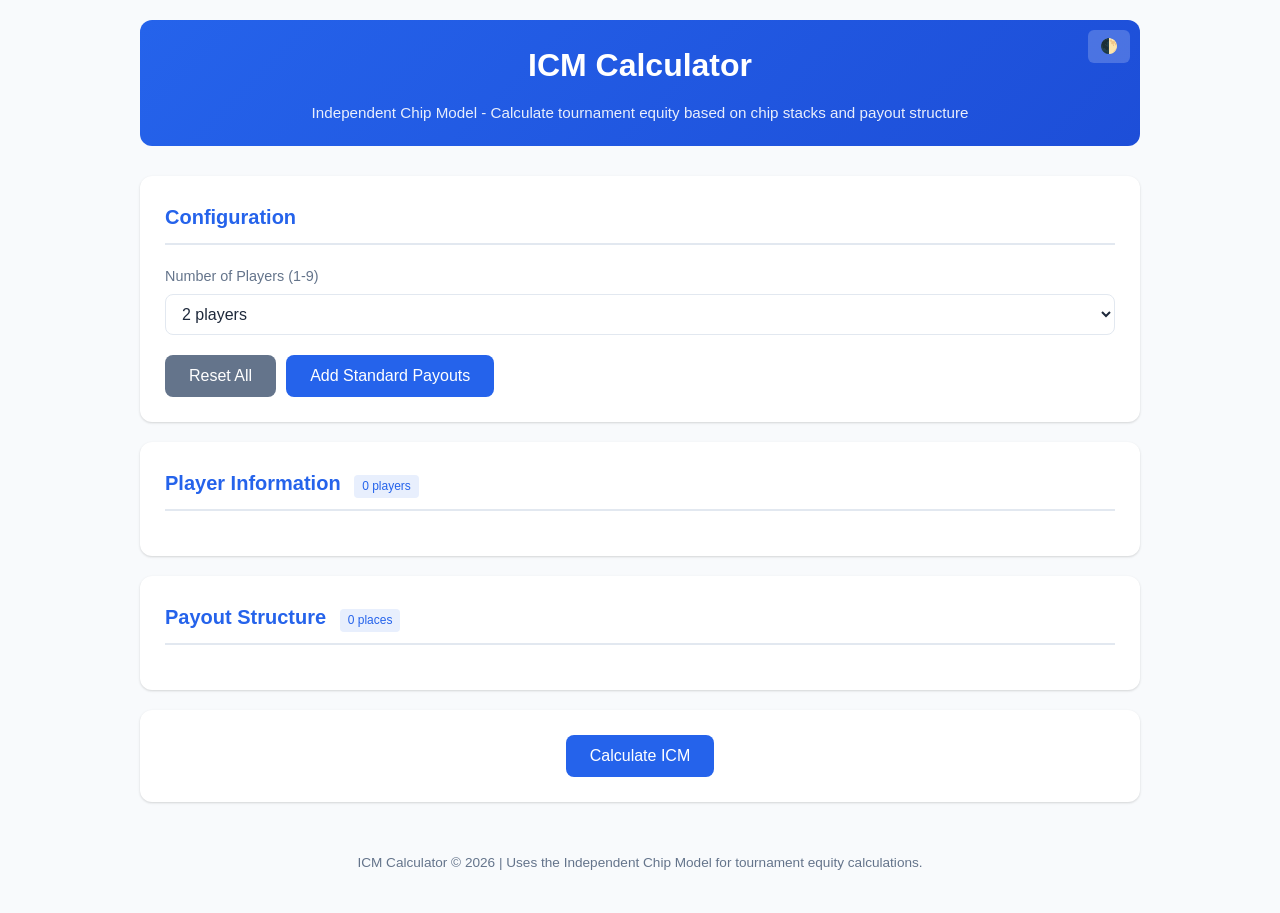
<file: index.html>
<!DOCTYPE html>
<html lang="en" data-theme="light">
<head>
    <meta charset="UTF-8">
    <meta name="viewport" content="width=device-width, initial-scale=1.0">
    <title>ICM Calculator - Independent Chip Model</title>
    <link rel="stylesheet" href="styles.css">
</head>
<body>
    <div class="container">
        <header>
            <button class="theme-toggle" aria-label="Toggle dark mode" title="Toggle dark mode">🌓</button>
            <h1>ICM Calculator</h1>
            <p>Independent Chip Model - Calculate tournament equity based on chip stacks and payout structure</p>
        </header>

        <main>
            <div class="card">
                <h2>Configuration</h2>
                <div class="form-group">
                    <label for="numPlayers">Number of Players (1-9)</label>
                    <select id="numPlayers" title="Select the number of players in the tournament" aria-label="Number of players">
                        <option value="2">2 players</option>
                        <option value="3">3 players</option>
                        <option value="4">4 players</option>
                        <option value="5">5 players</option>
                        <option value="6">6 players</option>
                        <option value="7">7 players</option>
                        <option value="8">8 players</option>
                        <option value="9">9 players</option>
                    </select>
                </div>
                <div class="btn-group">
                    <button class="btn btn-secondary" id="resetBtn" title="Reset all inputs" aria-label="Reset all inputs">
                        Reset All
                    </button>
                    <button class="btn btn-primary" id="addPayoutsBtn" title="Add standard tournament payouts" aria-label="Add standard payouts">
                        Add Standard Payouts
                    </button>
                </div>
            </div>

            <div class="card">
                <h2>
                    Player Information
                    <span id="playerCountBadge" class="info-badge" aria-live="polite">0 players</span>
                </h2>
                <div id="playerInputs" class="player-inputs" aria-live="polite">
                </div>
            </div>

            <div class="card">
                <h2>
                    Payout Structure
                    <span id="payoutCountBadge" class="info-badge" aria-live="polite">0 places</span>
                </h2>
                <div id="payoutInputs" class="payout-inputs" aria-live="polite">
                </div>
            </div>

            <div class="card">
                <div class="btn-group" style="justify-content: center;">
                    <button class="btn btn-primary" id="calculateBtn" title="Calculate ICM values for all players" aria-label="Calculate ICM">
                        Calculate ICM
                    </button>
                </div>
                <div class="loading" id="loading" aria-live="polite">
                    <div class="spinner"></div>
                    <p>Calculating ICM values...<br><small id="progressText">Generating permutations...</small></p>
                </div>
            </div>

            <div class="card results" id="results" aria-live="polite">
                <h2>ICM Results</h2>
                <div id="resultsContent">
                </div>
            </div>

            <div class="card explanation" id="explanation" style="display: none;" aria-live="polite">
                <h3>How ICM is Calculated</h3>
                <p>
                    For <span id="explanationNumPlayers">N</span> players, there are
                    <span id="explanationFactorial">N!</span> =
                    <span id="explanationPermCount">X</span> possible finishing orders.
                </p>
                <p><strong>For EACH possible order:</strong></p>
                <ol>
                    <li>
                        Calculate probability of that exact finishing order:<br>
                        Probability = (stack<sub>P1</sub>/total) &times;
                        (stack<sub>P2</sub>/(total-P1)) &times; ...
                    </li>
                    <li>
                        For each player, add:
                        <code>probability &times; their_payout_in_that_order</code>
                        to their running ICM total
                    </li>
                </ol>
                <p><strong>After ALL orders are processed:</strong></p>
                <ul>
                    <li>Each player's ICM = sum of all their contributions</li>
                    <li>Total of all ICM values = Total payout pool</li>
                </ul>
            </div>
        </main>

        <footer>
            <p>
                ICM Calculator &copy; 2026 |
                Uses the Independent Chip Model for tournament equity calculations.
            </p>
        </footer>
    </div>
<script src="script.js"></script>
</body>
</html>
</file>
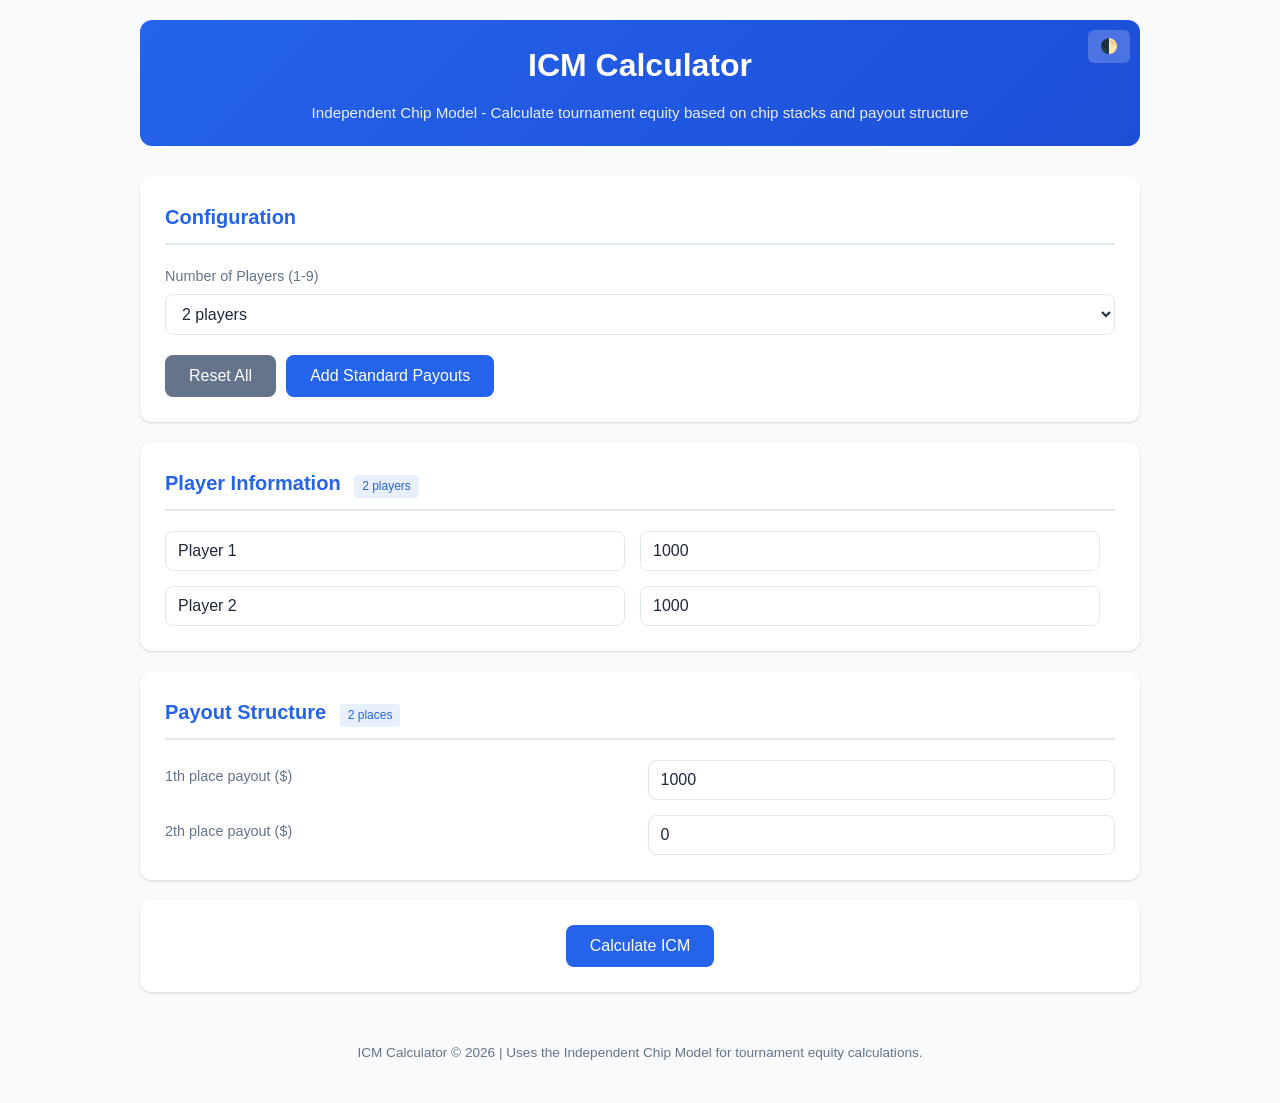
<file: ICM_MistralStudio_web/index.html>
<!DOCTYPE html>
<html lang="en" data-theme="light">
<head>
    <meta charset="UTF-8">
    <meta name="viewport" content="width=device-width, initial-scale=1.0">
    <title>ICM Calculator - Independent Chip Model</title>
    <link rel="stylesheet" href="styles.css">
</head>
<body>
    <div class="container">
        <!-- Header with title, description, and dark mode toggle -->
        <header>
            <button class="theme-toggle" aria-label="Toggle dark mode" title="Toggle dark mode">🌓</button>
            <h1>ICM Calculator</h1>
            <p>Independent Chip Model - Calculate tournament equity based on chip stacks and payout structure</p>
        </header>

        <!-- Main content -->
        <main>
            <!-- Configuration Card -->
            <div class="card">
                <h2>Configuration</h2>
                <div class="form-group">
                    <label for="numPlayers">Number of Players (1-9)</label>
                    <select id="numPlayers" title="Select the number of players in the tournament" aria-label="Number of players">
                        <option value="2">2 players</option>
                        <option value="3">3 players</option>
                        <option value="4">4 players</option>
                        <option value="5">5 players</option>
                        <option value="6">6 players</option>
                        <option value="7">7 players</option>
                        <option value="8">8 players</option>
                        <option value="9">9 players</option>
                    </select>
                </div>
                <div class="btn-group">
                    <button class="btn btn-secondary" id="resetBtn" title="Reset all inputs" aria-label="Reset all inputs">
                        Reset All
                    </button>
                    <button class="btn btn-primary" id="addPayoutsBtn" title="Add standard tournament payouts" aria-label="Add standard payouts">
                        Add Standard Payouts
                    </button>
                </div>
            </div>

            <!-- Player Information Card -->
            <div class="card">
                <h2>
                    Player Information
                    <span id="playerCountBadge" class="info-badge" aria-live="polite">0 players</span>
                </h2>
                <div id="playerInputs" class="player-inputs" aria-live="polite">
                    <!-- Player inputs will be dynamically added here via JavaScript -->
                </div>
            </div>

            <!-- Payout Structure Card -->
            <div class="card">
                <h2>
                    Payout Structure
                    <span id="payoutCountBadge" class="info-badge" aria-live="polite">0 places</span>
                </h2>
                <div id="payoutInputs" class="payout-inputs" aria-live="polite">
                    <!-- Payout inputs will be dynamically added here via JavaScript -->
                </div>
            </div>

            <!-- Calculate Button and Loading Indicator -->
            <div class="card">
                <div class="btn-group" style="justify-content: center;">
                    <button class="btn btn-primary" id="calculateBtn" title="Calculate ICM values for all players" aria-label="Calculate ICM">
                        Calculate ICM
                    </button>
                </div>
                <div class="loading" id="loading" aria-live="polite">
                    <div class="spinner"></div>
                    <p>Calculating ICM values...<br><small id="progressText">Generating permutations...</small></p>
                </div>
            </div>

            <!-- Results Card (hidden by default) -->
            <div class="card results" id="results" aria-live="polite">
                <h2>ICM Results</h2>
                <div id="resultsContent">
                    <!-- Results will be dynamically inserted here via JavaScript -->
                </div>
            </div>

            <!-- Explanation Card (hidden by default) -->
            <div class="card explanation" id="explanation" style="display: none;" aria-live="polite">
                <h3>How ICM is Calculated</h3>
                <p>
                    For <span id="explanationNumPlayers">N</span> players, there are
                    <span id="explanationFactorial">N!</span> =
                    <span id="explanationPermCount">X</span> possible finishing orders.
                </p>
                <p><strong>For EACH possible order:</strong></p>
                <ol>
                    <li>
                        Calculate probability of that exact finishing order:<br>
                        Probability = (stack<sub>P1</sub>/total) &times;
                        (stack<sub>P2</sub>/(total-P1)) &times; ...
                    </li>
                    <li>
                        For each player, add:
                        <code>probability &times; their_payout_in_that_order</code>
                        to their running ICM total
                    </li>
                </ol>
                <p><strong>After ALL orders are processed:</strong></p>
                <ul>
                    <li>Each player's ICM = sum of all their contributions</li>
                    <li>Total of all ICM values = Total payout pool</li>
                </ul>
            </div>
        </main>

        <!-- Footer -->
        <footer>
            <p>
                ICM Calculator &copy; 2026 |
                Uses the Independent Chip Model for tournament equity calculations.
            </p>
        </footer>
    </div>
<script src="script.js"></script>
</body>
</html>
</file>
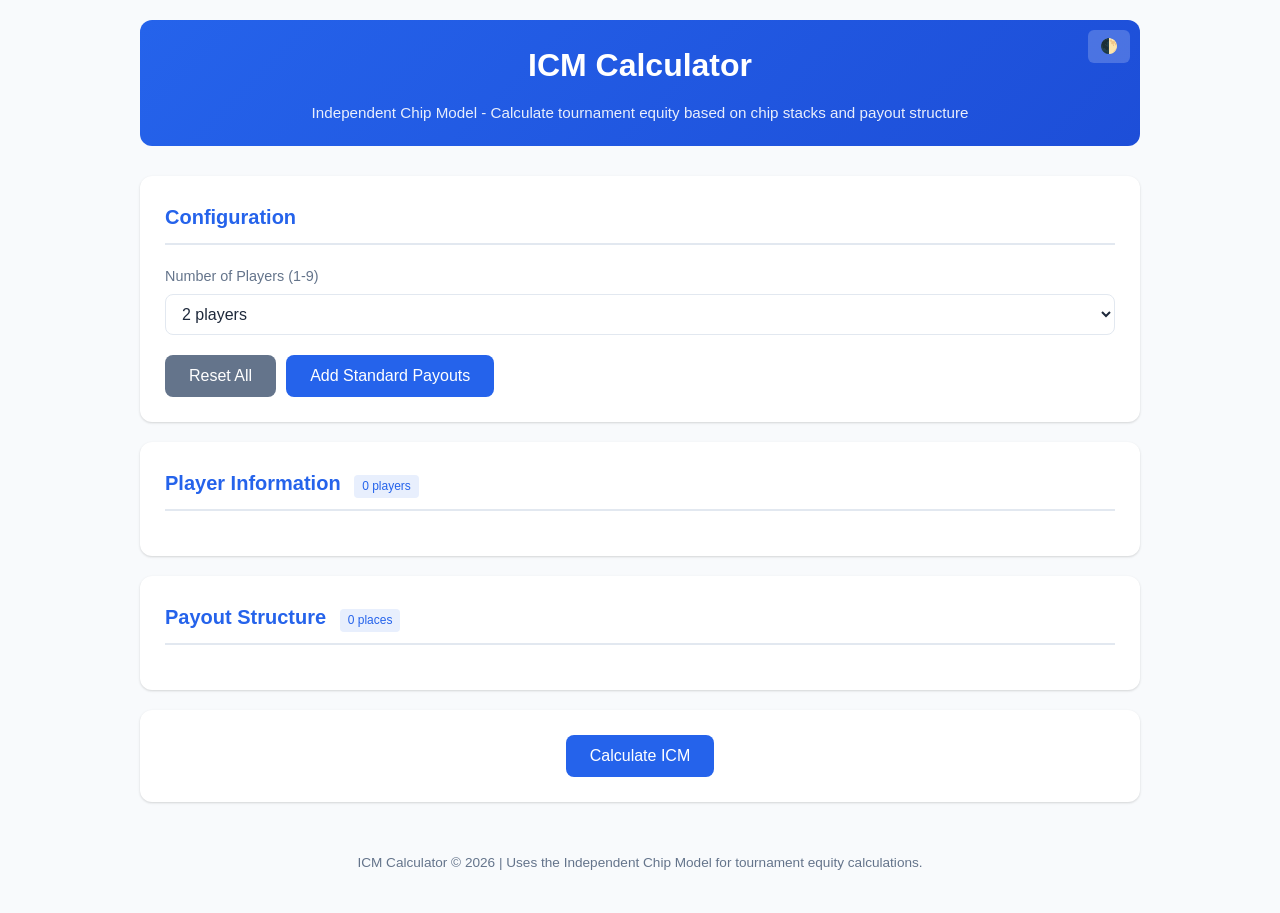
<file: WebAndC/index.html>
<!DOCTYPE html>
<html lang="en" data-theme="light">
<head>
    <meta charset="UTF-8">
    <meta name="viewport" content="width=device-width, initial-scale=1.0">
    <title>ICM Calculator - Independent Chip Model</title>
    <link rel="stylesheet" href="styles.css">
</head>
<body>
    <div class="container">
        <header>
            <button class="theme-toggle" aria-label="Toggle dark mode" title="Toggle dark mode">🌓</button>
            <h1>ICM Calculator</h1>
            <p>Independent Chip Model - Calculate tournament equity based on chip stacks and payout structure</p>
        </header>

        <main>
            <div class="card">
                <h2>Configuration</h2>
                <div class="form-group">
                    <label for="numPlayers">Number of Players (1-9)</label>
                    <select id="numPlayers" title="Select the number of players in the tournament" aria-label="Number of players">
                        <option value="2">2 players</option>
                        <option value="3">3 players</option>
                        <option value="4">4 players</option>
                        <option value="5">5 players</option>
                        <option value="6">6 players</option>
                        <option value="7">7 players</option>
                        <option value="8">8 players</option>
                        <option value="9">9 players</option>
                    </select>
                </div>
                <div class="btn-group">
                    <button class="btn btn-secondary" id="resetBtn" title="Reset all inputs" aria-label="Reset all inputs">
                        Reset All
                    </button>
                    <button class="btn btn-primary" id="addPayoutsBtn" title="Add standard tournament payouts" aria-label="Add standard payouts">
                        Add Standard Payouts
                    </button>
                </div>
            </div>

            <div class="card">
                <h2>
                    Player Information
                    <span id="playerCountBadge" class="info-badge" aria-live="polite">0 players</span>
                </h2>
                <div id="playerInputs" class="player-inputs" aria-live="polite">
                </div>
            </div>

            <div class="card">
                <h2>
                    Payout Structure
                    <span id="payoutCountBadge" class="info-badge" aria-live="polite">0 places</span>
                </h2>
                <div id="payoutInputs" class="payout-inputs" aria-live="polite">
                </div>
            </div>

            <div class="card">
                <div class="btn-group" style="justify-content: center;">
                    <button class="btn btn-primary" id="calculateBtn" title="Calculate ICM values for all players" aria-label="Calculate ICM">
                        Calculate ICM
                    </button>
                </div>
                <div class="loading" id="loading" aria-live="polite">
                    <div class="spinner"></div>
                    <p>Calculating ICM values...<br><small id="progressText">Generating permutations...</small></p>
                </div>
            </div>

            <div class="card results" id="results" aria-live="polite">
                <h2>ICM Results</h2>
                <div id="resultsContent">
                </div>
            </div>

            <div class="card explanation" id="explanation" style="display: none;" aria-live="polite">
                <h3>How ICM is Calculated</h3>
                <p>
                    For <span id="explanationNumPlayers">N</span> players, there are
                    <span id="explanationFactorial">N!</span> =
                    <span id="explanationPermCount">X</span> possible finishing orders.
                </p>
                <p><strong>For EACH possible order:</strong></p>
                <ol>
                    <li>
                        Calculate probability of that exact finishing order:<br>
                        Probability = (stack<sub>P1</sub>/total) &times;
                        (stack<sub>P2</sub>/(total-P1)) &times; ...
                    </li>
                    <li>
                        For each player, add:
                        <code>probability &times; their_payout_in_that_order</code>
                        to their running ICM total
                    </li>
                </ol>
                <p><strong>After ALL orders are processed:</strong></p>
                <ul>
                    <li>Each player's ICM = sum of all their contributions</li>
                    <li>Total of all ICM values = Total payout pool</li>
                </ul>
            </div>
        </main>

        <footer>
            <p>
                ICM Calculator &copy; 2026 |
                Uses the Independent Chip Model for tournament equity calculations.
            </p>
        </footer>
    </div>
<script src="script.js"></script>
</body>
</html>
</file>
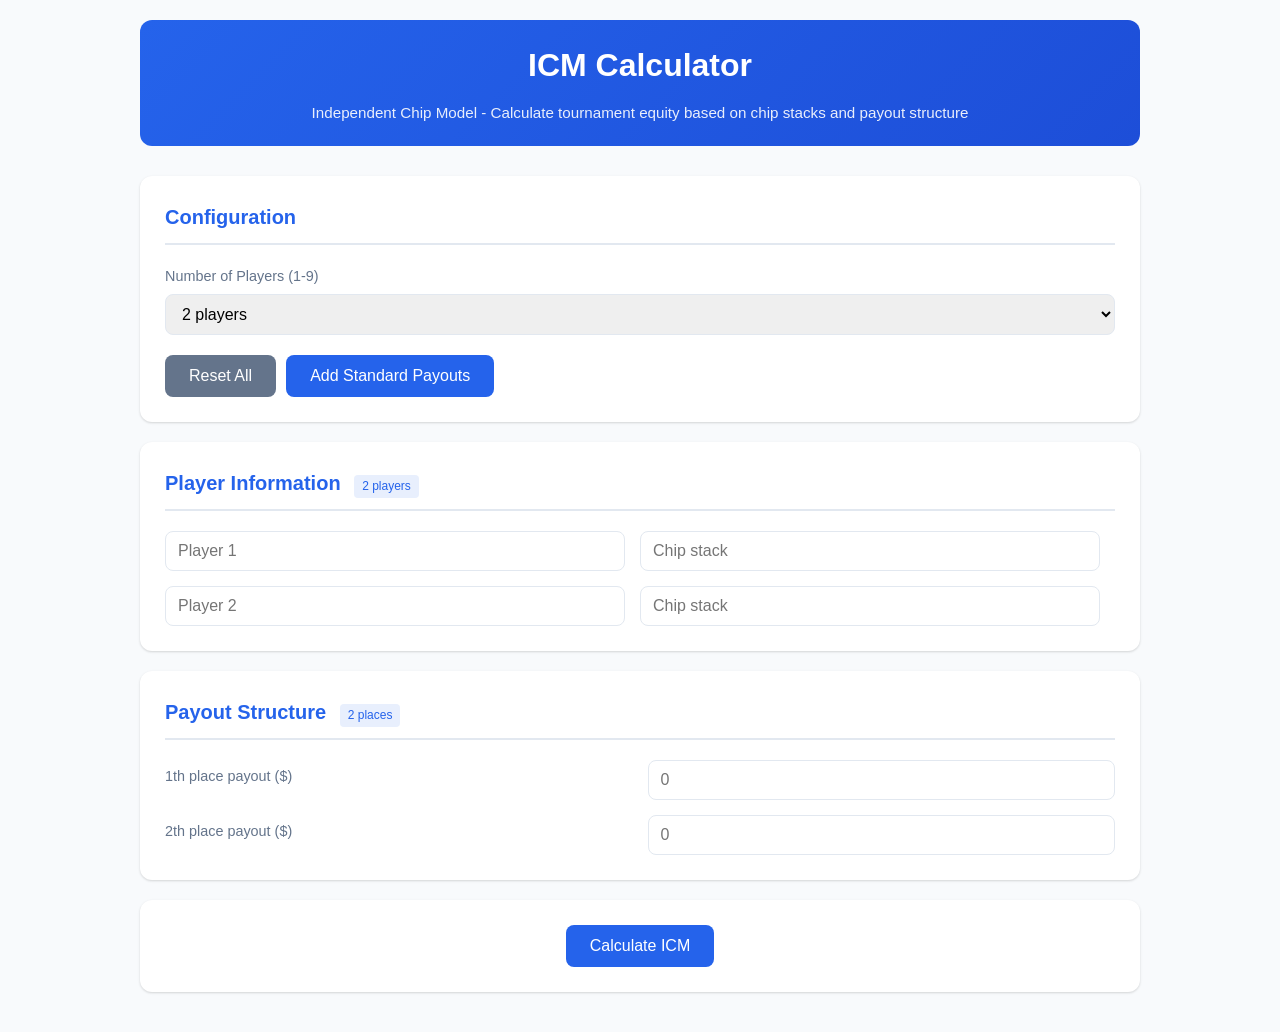
<file: ICM/icm-calculator_v1.html>
<!DOCTYPE html>
<html lang="en">
<head>
    <meta charset="UTF-8">
    <meta name="viewport" content="width=device-width, initial-scale=1.0">
    <title>ICM Calculator - Independent Chip Model</title>
    <style>
        :root {
            --primary: #2563eb;
            --primary-dark: #1d4ed8;
            --secondary: #64748b;
            --bg: #f8fafc;
            --card-bg: #ffffff;
            --text: #1e293b;
            --border: #e2e8f0;
            --success: #10b981;
            --warning: #f59e0b;
            --danger: #ef4444;
        }

        * {
            box-sizing: border-box;
            margin: 0;
            padding: 0;
        }

        body {
            font-family: -apple-system, BlinkMacSystemFont, 'Segoe UI', Roboto, 'Helvetica Neue', Arial, sans-serif;
            background: var(--bg);
            color: var(--text);
            line-height: 1.6;
            min-height: 100vh;
            padding: 20px;
        }

        .container {
            max-width: 1000px;
            margin: 0 auto;
        }

        header {
            text-align: center;
            margin-bottom: 30px;
            padding: 20px;
            background: linear-gradient(135deg, var(--primary), var(--primary-dark));
            color: white;
            border-radius: 12px;
        }

        header h1 {
            font-size: 2rem;
            margin-bottom: 10px;
        }

        header p {
            opacity: 0.9;
            font-size: 0.95rem;
        }

        .card {
            background: var(--card-bg);
            border-radius: 12px;
            box-shadow: 0 1px 3px rgba(0,0,0,0.1), 0 1px 2px rgba(0,0,0,0.06);
            padding: 25px;
            margin-bottom: 20px;
        }

        .card h2 {
            color: var(--primary);
            margin-bottom: 20px;
            font-size: 1.25rem;
            border-bottom: 2px solid var(--border);
            padding-bottom: 10px;
        }

        .form-group {
            margin-bottom: 20px;
        }

        .form-row {
            display: grid;
            grid-template-columns: repeat(auto-fit, minmax(200px, 1fr));
            gap: 15px;
            margin-bottom: 15px;
        }

        label {
            display: block;
            margin-bottom: 6px;
            font-weight: 500;
            color: var(--secondary);
            font-size: 0.9rem;
        }

        input[type="text"],
        input[type="number"],
        select {
            width: 100%;
            padding: 10px 12px;
            border: 1px solid var(--border);
            border-radius: 8px;
            font-size: 1rem;
            transition: border-color 0.2s, box-shadow 0.2s;
        }

        input[type="text"]:focus,
        input[type="number"]:focus,
        select:focus {
            outline: none;
            border-color: var(--primary);
            box-shadow: 0 0 0 3px rgba(37, 99, 235, 0.1);
        }

        .player-inputs {
            display: grid;
            gap: 15px;
        }

        .player-row {
            display: grid;
            grid-template-columns: 1fr 1fr auto;
            gap: 15px;
            align-items: center;
        }

        .payout-inputs {
            display: grid;
            gap: 15px;
        }

        .payout-row {
            display: grid;
            grid-template-columns: 1fr 1fr;
            gap: 15px;
            align-items: center;
        }

        .btn {
            display: inline-flex;
            align-items: center;
            justify-content: center;
            gap: 8px;
            padding: 12px 24px;
            border: none;
            border-radius: 8px;
            font-size: 1rem;
            font-weight: 500;
            cursor: pointer;
            transition: all 0.2s;
        }

        .btn-primary {
            background: var(--primary);
            color: white;
        }

        .btn-primary:hover {
            background: var(--primary-dark);
            transform: translateY(-1px);
        }

        .btn-secondary {
            background: var(--secondary);
            color: white;
        }

        .btn-secondary:hover {
            background: #475569;
        }

        .btn-group {
            display: flex;
            gap: 10px;
            flex-wrap: wrap;
        }

        .results {
            display: none;
        }

        .results table {
            width: 100%;
            border-collapse: collapse;
            margin: 15px 0;
        }

        .results th,
        .results td {
            padding: 12px 15px;
            text-align: left;
            border-bottom: 1px solid var(--border);
        }

        .results th {
            background: var(--bg);
            font-weight: 600;
            color: var(--secondary);
            font-size: 0.85rem;
            text-transform: uppercase;
            letter-spacing: 0.5px;
        }

        .results tr:hover {
            background: var(--bg);
        }

        .results .total-row {
            font-weight: 600;
            background: var(--bg) !important;
        }

        .results .total-row td {
            border-top: 2px solid var(--border);
        }

        .status {
            display: inline-block;
            padding: 4px 12px;
            border-radius: 20px;
            font-size: 0.85rem;
            font-weight: 500;
        }

        .status-pass {
            background: rgba(16, 185, 129, 0.1);
            color: var(--success);
        }

        .status-fail {
            background: rgba(239, 68, 68, 0.1);
            color: var(--danger);
        }

        .explanation {
            background: rgba(37, 99, 235, 0.05);
            border-left: 4px solid var(--primary);
            padding: 15px;
            border-radius: 8px;
            margin-top: 20px;
        }

        .explanation h3 {
            color: var(--primary);
            margin-bottom: 10px;
        }

        .explanation code {
            background: white;
            padding: 2px 6px;
            border-radius: 4px;
            font-family: 'SF Mono', Monaco, monospace;
            font-size: 0.9rem;
        }

        .loading {
            display: none;
            text-align: center;
            padding: 20px;
        }

        .spinner {
            border: 3px solid var(--border);
            border-top: 3px solid var(--primary);
            border-radius: 50%;
            width: 40px;
            height: 40px;
            animation: spin 1s linear infinite;
            margin: 0 auto 10px;
        }

        @keyframes spin {
            0% { transform: rotate(0deg); }
            100% { transform: rotate(360deg); }
        }

        .info-badge {
            display: inline-block;
            background: rgba(37, 99, 235, 0.1);
            color: var(--primary);
            padding: 2px 8px;
            border-radius: 4px;
            font-size: 0.75rem;
            font-weight: 500;
            margin-left: 8px;
        }

        @media (max-width: 768px) {
            body {
                padding: 10px;
            }

            .player-row {
                grid-template-columns: 1fr;
            }

            .player-row input[type="text"] {
                grid-column: 1;
            }

            .player-row input[type="number"] {
                grid-column: 1;
            }

            .payout-row {
                grid-template-columns: 1fr;
            }
        }
    </style>
</head>
<body>
    <div class="container">
        <header>
            <h1>ICM Calculator</h1>
            <p>Independent Chip Model - Calculate tournament equity based on chip stacks and payout structure</p>
        </header>

        <div class="card">
            <h2>Configuration</h2>
            
            <div class="form-group">
                <label for="numPlayers">Number of Players (1-9)</label>
                <select id="numPlayers">
                    <option value="2">2 players</option>
                    <option value="3">3 players</option>
                    <option value="4">4 players</option>
                    <option value="5">5 players</option>
                    <option value="6">6 players</option>
                    <option value="7">7 players</option>
                    <option value="8">8 players</option>
                    <option value="9">9 players</option>
                </select>
            </div>

            <div class="btn-group">
                <button class="btn btn-secondary" onclick="resetForm()">Reset All</button>
                <button class="btn btn-primary" onclick="addDefaultPayouts()">Add Standard Payouts</button>
            </div>
        </div>

        <div class="card">
            <h2>Player Information <span id="playerCountBadge" class="info-badge">0 players</span></h2>
            <div id="playerInputs" class="player-inputs">
            </div>
        </div>

        <div class="card">
            <h2>Payout Structure <span id="payoutCountBadge" class="info-badge">0 places</span></h2>
            <div id="payoutInputs" class="payout-inputs">
            </div>
        </div>

        <div class="card">
            <div class="btn-group" style="justify-content: center;">
                <button class="btn btn-primary" onclick="calculateICM()" id="calculateBtn">
                    Calculate ICM
                </button>
            </div>
            
            <div class="loading" id="loading">
                <div class="spinner"></div>
                <p>Calculating ICM values...<br><small id="progressText">Generating permutations...</small></p>
            </div>
        </div>

        <div class="card results" id="results">
            <h2>ICM Results</h2>
            <div id="resultsContent"></div>
        </div>

        <div class="card explanation" id="explanation" style="display: none;">
            <h3>How ICM is Calculated</h3>
            <p>For <span id="explanationNumPlayers">N</span> players, there are <span id="explanationFactorial">N!</span> = <span id="explanationPermCount">X</span> possible finishing orders.</p>
            <p><strong>For EACH possible order:</strong></p>
            <ol>
                <li>Calculate probability of that exact finishing order:<br>
                    Probability = (stack<sub>P1</sub>/total) &times; (stack<sub>P2</sub>/(total-P1)) &times; ...
                </li>
                <li>For each player, add: <code>probability &times; their_payout_in_that_order</code> to their running ICM total</li>
            </ol>
            <p><strong>After ALL orders are processed:</strong></p>
            <ul>
                <li>Each player's ICM = sum of all their contributions</li>
                <li>Total of all ICM values = Total payout pool</li>
            </ul>
        </div>
    </div>

    <script>
        const MAX_PLAYERS = 9;
        const ICM_TOLERANCE = 0.0001;

        // State
        let players = [];
        let payouts = [];

        // DOM elements
        const numPlayersSelect = document.getElementById('numPlayers');
        const playerInputsDiv = document.getElementById('playerInputs');
        const payoutInputsDiv = document.getElementById('payoutInputs');
        const playerCountBadge = document.getElementById('playerCountBadge');
        const payoutCountBadge = document.getElementById('payoutCountBadge');
        const resultsDiv = document.getElementById('results');
        const resultsContent = document.getElementById('resultsContent');
        const loadingDiv = document.getElementById('loading');
        const calculateBtn = document.getElementById('calculateBtn');
        const explanationDiv = document.getElementById('explanation');
        const progressText = document.getElementById('progressText');

        // Initialize
        updatePlayerInputs();
        updatePayoutInputs();

        numPlayersSelect.addEventListener('change', function() {
            updatePlayerInputs();
            updatePayoutInputs();
        });

        function updatePlayerInputs() {
            const numPlayers = parseInt(numPlayersSelect.value);
            playerInputsDiv.innerHTML = '';
            
            for (let i = 0; i < numPlayers; i++) {
                const playerRow = document.createElement('div');
                playerRow.className = 'player-row';
                
                const nameInput = document.createElement('input');
                nameInput.type = 'text';
                nameInput.placeholder = `Player ${i + 1}`;
                
                const stackInput = document.createElement('input');
                stackInput.type = 'number';
                stackInput.placeholder = 'Chip stack';
                stackInput.min = '1';
                
                playerRow.appendChild(nameInput);
                playerRow.appendChild(stackInput);
                
                playerInputsDiv.appendChild(playerRow);
            }
            
            playerCountBadge.textContent = `${numPlayers} players`;
        }

        function updatePayoutInputs() {
            const numPlayers = parseInt(numPlayersSelect.value);
            payoutInputsDiv.innerHTML = '';
            
            for (let i = 0; i < numPlayers; i++) {
                const payoutRow = document.createElement('div');
                payoutRow.className = 'payout-row';
                
                const placeLabel = document.createElement('label');
                placeLabel.textContent = `${i + 1}th place payout ($)`;
                
                const payoutInput = document.createElement('input');
                payoutInput.type = 'number';
                payoutInput.placeholder = '0';
                payoutInput.min = '0';
                
                payoutRow.appendChild(placeLabel);
                payoutRow.appendChild(payoutInput);
                
                payoutInputsDiv.appendChild(payoutRow);
            }
            
            payoutCountBadge.textContent = `${numPlayers} places`;
        }

        function collectInputs() {
            const numPlayers = parseInt(numPlayersSelect.value);
            
            // Collect players
            const playerRows = playerInputsDiv.querySelectorAll('.player-row');
            players = [];
            for (let i = 0; i < numPlayers; i++) {
                const inputs = playerRows[i].querySelectorAll('input');
                players.push({
                    name: inputs[0].value || `Player ${i + 1}`,
                    stack: parseInt(inputs[1].value) || 0
                });
            }
            
            // Collect payouts
            const payoutRows = payoutInputsDiv.querySelectorAll('.payout-row');
            payouts = [];
            for (let i = 0; i < numPlayers; i++) {
                const input = payoutRows[i].querySelector('input');
                payouts.push(parseInt(input.value) || 0);
            }
            
            return { players, payouts };
        }

        function resetForm() {
            const numPlayers = parseInt(numPlayersSelect.value);
            
            // Reset player inputs
            const playerRows = playerInputsDiv.querySelectorAll('.player-row');
            playerRows.forEach((row) => {
                const inputs = row.querySelectorAll('input');
                inputs[0].value = '';
                inputs[1].value = '';
            });
            
            // Reset payout inputs
            const payoutRows = payoutInputsDiv.querySelectorAll('.payout-row');
            payoutRows.forEach((row) => {
                const input = row.querySelector('input');
                input.value = '';
            });
            
            players = [];
            payouts = [];
            
            // Hide results
            resultsDiv.style.display = 'none';
            explanationDiv.style.display = 'none';
        }

        function addDefaultPayouts() {
            const numPlayers = parseInt(numPlayersSelect.value);
            const payoutRows = payoutInputsDiv.querySelectorAll('.payout-row');
            
            // Tournament-style payouts
            const tournamentPayouts = {
                2: [100, 50],
                3: [100, 60, 40],
                4: [100, 70, 50, 30],
                5: [100, 70, 55, 40, 25],
                6: [100, 75, 60, 45, 30, 20],
                7: [100, 75, 65, 50, 35, 25, 15],
                8: [100, 80, 70, 60, 45, 35, 25, 15],
                9: [100, 80, 70, 60, 50, 40, 30, 20, 10]
            };
            
            const selectedPayouts = tournamentPayouts[numPlayers] || new Array(numPlayers).fill(0);
            
            payoutRows.forEach((row, i) => {
                const input = row.querySelector('input');
                if (selectedPayouts[i] !== undefined) {
                    input.value = selectedPayouts[i] * 1000;
                }
            });
        }

        // Factorial function using BigInt
        function factorial(n) {
            if (n <= 1) return 1n;
            let result = 1n;
            for (let i = 2n; i <= BigInt(n); i++) {
                result *= i;
            }
            return result;
        }

        // Heap's algorithm for generating permutations
        function* generatePermutations(n, stacks, totalChips) {
            const indices = Array.from({ length: n }, (_, i) => i);
            const c = new Array(n).fill(0);
            
            // Yield the first permutation (identity)
            yield { indices: [...indices], probability: calculatePermutationProbability(indices, stacks, totalChips) };
            
            let i = 0;
            while (i < n) {
                if (c[i] < i) {
                    const swapWith = (i % 2 === 0) ? 0 : c[i];
                    [indices[i], indices[swapWith]] = [indices[swapWith], indices[i]];
                    
                    yield { 
                        indices: [...indices], 
                        probability: calculatePermutationProbability(indices, stacks, totalChips) 
                    };
                    
                    c[i]++;
                    i = 0;
                } else {
                    c[i] = 0;
                    i++;
                }
            }
        }

        function calculatePermutationProbability(indices, stacks, totalChips) {
            let probability = 1.0;
            let remainingChips = totalChips;
            
            for (let pos = 0; pos < indices.length; pos++) {
                const playerIdx = indices[pos];
                if (stacks[playerIdx] === 0) {
                    return 0.0;
                }
                probability *= stacks[playerIdx] / remainingChips;
                remainingChips -= stacks[playerIdx];
            }
            
            return probability;
        }

        // Main ICM calculation
        function calculateICM() {
            collectInputs();
            
            const numPlayers = players.length;
            
            // Validate inputs
            const totalChips = players.reduce((sum, p) => sum + p.stack, 0);
            const totalPayout = payouts.reduce((sum, p) => sum + p, 0);
            
            if (totalChips === 0) {
                alert('Error: Total chips must be greater than 0.');
                return;
            }
            
            if (players.some(p => p.stack === 0)) {
                if (!confirm('Warning: Some players have 0 chips. Their ICM will be 0. Continue?')) {
                    return;
                }
            }
            
            // Show loading
            loadingDiv.style.display = 'block';
            calculateBtn.disabled = true;
            resultsDiv.style.display = 'none';
            explanationDiv.style.display = 'none';
            
            // Use setTimeout to allow UI to update
            setTimeout(() => {
                try {
                    // Extract stacks and payouts as arrays
                    const stacks = players.map(p => p.stack);
                    const payoutArray = payouts.slice();
                    
                    // Initialize ICM values
                    const icmValues = new Array(numPlayers).fill(0.0);
                    
                    // Calculate total permutations
                    const totalPermutations = Number(factorial(BigInt(numPlayers)));
                    let processed = 0;
                    
                    // Process permutations in batches to allow UI updates
                    const batchSize = 10000;
                    let batchCount = 0;
                    
                    for (const perm of generatePermutations(numPlayers, stacks, totalChips)) {
                        const { indices, probability } = perm;
                        
                        // Add to each player's ICM
                        for (let pos = 0; pos < numPlayers; pos++) {
                            const playerIdx = indices[pos];
                            icmValues[playerIdx] += probability * payoutArray[pos];
                        }
                        
                        processed++;
                        batchCount++;
                        
                        // Update progress every batch
                        if (batchCount >= batchSize) {
                            batchCount = 0;
                            progressText.textContent = `Processing ${processed.toLocaleString()} of ${totalPermutations.toLocaleString()} permutations...`;
                        }
                    }
                    
                    // Final update
                    progressText.textContent = `Processed all ${totalPermutations.toLocaleString()} permutations`;
                    
                    // Calculate totals for verification
                    const totalICM = icmValues.reduce((sum, val) => sum + val, 0.0);
                    const verificationPassed = Math.abs(totalICM - totalPayout) < ICM_TOLERANCE;
                    
                    // Prepare results
                    const resultsHTML = `
                        <div style="margin-bottom: 20px;">
                            <h3 style="color: var(--primary); margin-bottom: 15px;">Tournament Configuration</h3>
                            
                            <h4>Payout Structure</h4>
                            <table style="margin-bottom: 20px;">
                                <thead>
                                    <tr>
                                        <th>Place</th>
                                        <th>Payout</th>
                                    </tr>
                                </thead>
                                <tbody>
                                    ${payouts.map((payout, i) => `
                                        <tr>
                                            <td>${i + 1}th</td>
                                            <td>$${payout.toLocaleString()}</td>
                                        </tr>
                                    `).join('')}
                                </tbody>
                                <tfoot>
                                    <tr>
                                        <td><strong>Total Pool</strong></td>
                                        <td><strong>$${totalPayout.toLocaleString()}</strong></td>
                                    </tr>
                                </tfoot>
                            </table>
                            
                            <h4>Current Chip Stacks</h4>
                            <table style="margin-bottom: 20px;">
                                <thead>
                                    <tr>
                                        <th>Player</th>
                                        <th>Chips</th>
                                        <th>%</th>
                                    </tr>
                                </thead>
                                <tbody>
                                    ${players.map((player, i) => {
                                        const percent = (player.stack / totalChips * 100).toFixed(1);
                                        return `
                                            <tr>
                                                <td>${player.name}</td>
                                                <td>${player.stack.toLocaleString()}</td>
                                                <td>${percent}%</td>
                                            </tr>
                                        `;
                                    }).join('')}
                                </tbody>
                                <tfoot>
                                    <tr>
                                        <td><strong>Total</strong></td>
                                        <td><strong>${totalChips.toLocaleString()}</strong></td>
                                        <td><strong>100%</strong></td>
                                    </tr>
                                </tfoot>
                            </table>
                        </div>
                        
                        <h3 style="color: var(--primary); margin-bottom: 15px;">ICM Results</h3>
                        <table>
                            <thead>
                                <tr>
                                    <th>Player</th>
                                    <th>Chip Stack</th>
                                    <th>ICM Value</th>
                                    <th>Chip %</th>
                                    <th>ICM %</th>
                                </tr>
                            </thead>
                            <tbody>
                                ${players.map((player, i) => {
                                    const chipPercent = (player.stack / totalChips * 100).toFixed(2);
                                    const icmPercent = (icmValues[i] / totalICM * 100).toFixed(2);
                                    return `
                                        <tr>
                                            <td>${player.name}</td>
                                            <td>${player.stack.toLocaleString()}</td>
                                            <td>$${icmValues[i].toFixed(2)}</td>
                                            <td>${chipPercent}%</td>
                                            <td>${icmPercent}%</td>
                                        </tr>
                                    `;
                                }).join('')}
                            </tbody>
                            <tfoot>
                                <tr class="total-row">
                                    <td><strong>TOTAL</strong></td>
                                    <td><strong>${totalChips.toLocaleString()}</strong></td>
                                    <td><strong>$${totalICM.toFixed(2)}</strong></td>
                                    <td><strong>100%</strong></td>
                                    <td><strong>100%</strong></td>
                                </tr>
                            </tfoot>
                        </table>
                        
                        <div style="margin-top: 20px; padding: 15px; background: var(--bg); border-radius: 8px;">
                            <p><strong>Verification:</strong> Total ICM ($${totalICM.toFixed(2)}) = Total payout pool ($${totalPayout.toLocaleString()})</p>
                            <p><strong>Status:</strong> <span class="status ${verificationPassed ? 'status-pass' : 'status-fail'}">
                                ${verificationPassed ? 'PASS' : 'FAIL'}
                            </span></p>
                        </div>
                        
                        <p style="margin-top: 20px; color: var(--secondary); font-size: 0.9rem;">
                            <strong>Note:</strong> Compare 'Chip %' vs 'ICM %' to see how chip value is non-linear in tournament situations.
                        </p>
                    `;
                    
                    resultsContent.innerHTML = resultsHTML;
                    resultsDiv.style.display = 'block';
                    
                    // Show explanation
                    const fact = factorial(BigInt(numPlayers));
                    document.getElementById('explanationNumPlayers').textContent = numPlayers;
                    document.getElementById('explanationFactorial').textContent = `${numPlayers}!`;
                    document.getElementById('explanationPermCount').textContent = fact.toLocaleString();
                    explanationDiv.style.display = 'block';
                    
                    // Scroll to results
                    resultsDiv.scrollIntoView({ behavior: 'smooth', block: 'start' });
                    
                } catch (error) {
                    alert(`Error calculating ICM: ${error.message}`);
                } finally {
                    loadingDiv.style.display = 'none';
                    calculateBtn.disabled = false;
                }
            }, 10);
        }
    </script>
</body>
</html>
</file>
<file: styles.css>
:root {
    --primary: #2563eb;
    --primary-dark: #1d4ed8;
    --secondary: #64748b;
    --bg: #f8fafc;
    --card-bg: #ffffff;
    --text: #1e293b;
    --border: #e2e8f0;
    --success: #10b981;
    --warning: #f59e0b;
    --danger: #ef4444;
    --shadow-sm: 0 1px 3px rgba(0, 0, 0, 0.1), 0 1px 2px rgba(0, 0, 0, 0.06);
    --shadow-md: 0 4px 6px rgba(0, 0, 0, 0.1), 0 2px 4px rgba(0, 0, 0, 0.06);
}

[data-theme="dark"] {
    --primary: #3b82f6;
    --primary-dark: #2563eb;
    --secondary: #94a3b8;
    --bg: #0f172a;
    --card-bg: #1e293b;
    --text: #f8fafc;
    --border: #334155;
    --shadow-sm: 0 1px 3px rgba(0, 0, 0, 0.3), 0 1px 2px rgba(0, 0, 0, 0.2);
    --shadow-md: 0 4px 6px rgba(0, 0, 0, 0.3), 0 2px 4px rgba(0, 0, 0, 0.2);
}

* {
    box-sizing: border-box;
    margin: 0;
    padding: 0;
}

body {
    font-family: -apple-system, BlinkMacSystemFont, 'Segoe UI', Roboto, 'Helvetica Neue', Arial, sans-serif;
    background: var(--bg);
    color: var(--text);
    line-height: 1.6;
    min-height: 100vh;
    padding: 20px;
    transition: background 0.3s, color 0.3s;
}

.container {
    max-width: 1000px;
    margin: 0 auto;
}

header {
    text-align: center;
    margin-bottom: 30px;
    padding: 20px;
    background: linear-gradient(135deg, var(--primary), var(--primary-dark));
    color: white;
    border-radius: 12px;
    position: relative;
}

header h1 {
    font-size: 2rem;
    margin-bottom: 10px;
}

header p {
    opacity: 0.9;
    font-size: 0.95rem;
}

.theme-toggle {
    position: absolute;
    top: 10px;
    right: 10px;
    background: rgba(255, 255, 255, 0.2);
    border: none;
    color: white;
    padding: 8px 12px;
    border-radius: 6px;
    cursor: pointer;
    font-size: 0.9rem;
    transition: background 0.2s;
}

.theme-toggle:hover {
    background: rgba(255, 255, 255, 0.3);
}

.card {
    background: var(--card-bg);
    border-radius: 12px;
    box-shadow: var(--shadow-sm);
    padding: 25px;
    margin-bottom: 20px;
    transition: box-shadow 0.2s;
}

.card:hover {
    box-shadow: var(--shadow-md);
}

.card h2 {
    color: var(--primary);
    margin-bottom: 20px;
    font-size: 1.25rem;
    border-bottom: 2px solid var(--border);
    padding-bottom: 10px;
}

.form-group {
    margin-bottom: 20px;
}

.form-row {
    display: grid;
    grid-template-columns: repeat(auto-fit, minmax(200px, 1fr));
    gap: 15px;
    margin-bottom: 15px;
}

label {
    display: block;
    margin-bottom: 6px;
    font-weight: 500;
    color: var(--secondary);
    font-size: 0.9rem;
}

input[type="text"],
input[type="number"],
select {
    width: 100%;
    padding: 10px 12px;
    border: 1px solid var(--border);
    border-radius: 8px;
    font-size: 1rem;
    transition: border-color 0.2s, box-shadow 0.2s;
    background: var(--card-bg);
    color: var(--text);
}

input[type="text"]:focus,
input[type="number"]:focus,
select:focus {
    outline: none;
    border-color: var(--primary);
    box-shadow: 0 0 0 3px rgba(37, 99, 235, 0.1);
}

input[type="number"]:invalid {
    border-color: var(--danger);
}

.player-inputs {
    display: grid;
    gap: 15px;
}

.player-row {
    display: grid;
    grid-template-columns: 1fr 1fr auto;
    gap: 15px;
    align-items: center;
}

.payout-inputs {
    display: grid;
    gap: 15px;
}

.payout-row {
    display: grid;
    grid-template-columns: 1fr 1fr;
    gap: 15px;
    align-items: center;
}

.btn {
    display: inline-flex;
    align-items: center;
    justify-content: center;
    gap: 8px;
    padding: 12px 24px;
    border: none;
    border-radius: 8px;
    font-size: 1rem;
    font-weight: 500;
    cursor: pointer;
    transition: all 0.2s;
}

.btn-primary {
    background: var(--primary);
    color: white;
}

.btn-primary:hover:not(:disabled) {
    background: var(--primary-dark);
    transform: translateY(-1px);
}

.btn-primary:disabled {
    opacity: 0.6;
    cursor: not-allowed;
    transform: none;
}

.btn-secondary {
    background: var(--secondary);
    color: white;
}

.btn-secondary:hover {
    background: #475569;
}

.btn-group {
    display: flex;
    gap: 10px;
    flex-wrap: wrap;
}

.results {
    display: none;
}

.results table {
    width: 100%;
    border-collapse: collapse;
    margin: 15px 0;
}

.results th,
.results td {
    padding: 12px 15px;
    text-align: left;
    border-bottom: 1px solid var(--border);
}

.results th {
    background: var(--bg);
    font-weight: 600;
    color: var(--secondary);
    font-size: 0.85rem;
    text-transform: uppercase;
    letter-spacing: 0.5px;
}

.results tr:hover {
    background: var(--bg);
}

.results .total-row {
    font-weight: 600;
    background: var(--bg) !important;
}

.results .total-row td {
    border-top: 2px solid var(--border);
}

.status {
    display: inline-block;
    padding: 4px 12px;
    border-radius: 20px;
    font-size: 0.85rem;
    font-weight: 500;
}

.status-pass {
    background: rgba(16, 185, 129, 0.1);
    color: var(--success);
}

.status-fail {
    background: rgba(239, 68, 68, 0.1);
    color: var(--danger);
}

.explanation {
    background: rgba(37, 99, 235, 0.05);
    border-left: 4px solid var(--primary);
    padding: 15px;
    border-radius: 8px;
    margin-top: 20px;
}

.explanation h3 {
    color: var(--primary);
    margin-bottom: 10px;
}

.explanation code {
    background: var(--bg);
    padding: 2px 6px;
    border-radius: 4px;
    font-family: 'SF Mono', Monaco, monospace;
    font-size: 0.9rem;
}

.loading {
    display: none;
    text-align: center;
    padding: 20px;
}

.spinner {
    border: 3px solid var(--border);
    border-top: 3px solid var(--primary);
    border-radius: 50%;
    width: 40px;
    height: 40px;
    animation: spin 1s linear infinite;
    margin: 0 auto 10px;
}

@keyframes spin {
    0% { transform: rotate(0deg); }
    100% { transform: rotate(360deg); }
}

.info-badge {
    display: inline-block;
    background: rgba(37, 99, 235, 0.1);
    color: var(--primary);
    padding: 2px 8px;
    border-radius: 4px;
    font-size: 0.75rem;
    font-weight: 500;
    margin-left: 8px;
}

footer {
    text-align: center;
    margin-top: 30px;
    color: var(--secondary);
    font-size: 0.85rem;
    padding: 20px;
}

@media (max-width: 768px) {
    body {
        padding: 10px;
    }
    .player-row {
        grid-template-columns: 1fr;
    }
    .player-row input[type="text"] {
        grid-column: 1;
    }
    .player-row input[type="number"] {
        grid-column: 1;
    }
    .payout-row {
        grid-template-columns: 1fr;
    }
    .btn-group {
        justify-content: center;
    }
}
</file>
<file: ICM_MistralStudio_web/styles.css>
:root {
    --primary: #2563eb;
    --primary-dark: #1d4ed8;
    --secondary: #64748b;
    --bg: #f8fafc;
    --card-bg: #ffffff;
    --text: #1e293b;
    --border: #e2e8f0;
    --success: #10b981;
    --warning: #f59e0b;
    --danger: #ef4444;
    --shadow-sm: 0 1px 3px rgba(0, 0, 0, 0.1), 0 1px 2px rgba(0, 0, 0, 0.06);
    --shadow-md: 0 4px 6px rgba(0, 0, 0, 0.1), 0 2px 4px rgba(0, 0, 0, 0.06);
}

[data-theme="dark"] {
    --primary: #3b82f6;
    --primary-dark: #2563eb;
    --secondary: #94a3b8;
    --bg: #0f172a;
    --card-bg: #1e293b;
    --text: #f8fafc;
    --border: #334155;
    --shadow-sm: 0 1px 3px rgba(0, 0, 0, 0.3), 0 1px 2px rgba(0, 0, 0, 0.2);
    --shadow-md: 0 4px 6px rgba(0, 0, 0, 0.3), 0 2px 4px rgba(0, 0, 0, 0.2);
}

* {
    box-sizing: border-box;
    margin: 0;
    padding: 0;
}

body {
    font-family: -apple-system, BlinkMacSystemFont, 'Segoe UI', Roboto, 'Helvetica Neue', Arial, sans-serif;
    background: var(--bg);
    color: var(--text);
    line-height: 1.6;
    min-height: 100vh;
    padding: 20px;
    transition: background 0.3s, color 0.3s;
}

.container {
    max-width: 1000px;
    margin: 0 auto;
}

header {
    text-align: center;
    margin-bottom: 30px;
    padding: 20px;
    background: linear-gradient(135deg, var(--primary), var(--primary-dark));
    color: white;
    border-radius: 12px;
    position: relative;
}

header h1 {
    font-size: 2rem;
    margin-bottom: 10px;
}

header p {
    opacity: 0.9;
    font-size: 0.95rem;
}

.theme-toggle {
    position: absolute;
    top: 10px;
    right: 10px;
    background: rgba(255, 255, 255, 0.2);
    border: none;
    color: white;
    padding: 8px 12px;
    border-radius: 6px;
    cursor: pointer;
    font-size: 0.9rem;
    transition: background 0.2s;
}

.theme-toggle:hover {
    background: rgba(255, 255, 255, 0.3);
}

.card {
    background: var(--card-bg);
    border-radius: 12px;
    box-shadow: var(--shadow-sm);
    padding: 25px;
    margin-bottom: 20px;
    transition: box-shadow 0.2s;
}

.card:hover {
    box-shadow: var(--shadow-md);
}

.card h2 {
    color: var(--primary);
    margin-bottom: 20px;
    font-size: 1.25rem;
    border-bottom: 2px solid var(--border);
    padding-bottom: 10px;
}

.form-group {
    margin-bottom: 20px;
}

.form-row {
    display: grid;
    grid-template-columns: repeat(auto-fit, minmax(200px, 1fr));
    gap: 15px;
    margin-bottom: 15px;
}

label {
    display: block;
    margin-bottom: 6px;
    font-weight: 500;
    color: var(--secondary);
    font-size: 0.9rem;
}

input[type="text"],
input[type="number"],
select {
    width: 100%;
    padding: 10px 12px;
    border: 1px solid var(--border);
    border-radius: 8px;
    font-size: 1rem;
    transition: border-color 0.2s, box-shadow 0.2s;
    background: var(--card-bg);
    color: var(--text);
}

input[type="text"]:focus,
input[type="number"]:focus,
select:focus {
    outline: none;
    border-color: var(--primary);
    box-shadow: 0 0 0 3px rgba(37, 99, 235, 0.1);
}

input[type="number"]:invalid {
    border-color: var(--danger);
}

.player-inputs {
    display: grid;
    gap: 15px;
}

.player-row {
    display: grid;
    grid-template-columns: 1fr 1fr auto;
    gap: 15px;
    align-items: center;
}

.payout-inputs {
    display: grid;
    gap: 15px;
}

.payout-row {
    display: grid;
    grid-template-columns: 1fr 1fr;
    gap: 15px;
    align-items: center;
}

.btn {
    display: inline-flex;
    align-items: center;
    justify-content: center;
    gap: 8px;
    padding: 12px 24px;
    border: none;
    border-radius: 8px;
    font-size: 1rem;
    font-weight: 500;
    cursor: pointer;
    transition: all 0.2s;
}

.btn-primary {
    background: var(--primary);
    color: white;
}

.btn-primary:hover:not(:disabled) {
    background: var(--primary-dark);
    transform: translateY(-1px);
}

.btn-primary:disabled {
    opacity: 0.6;
    cursor: not-allowed;
    transform: none;
}

.btn-secondary {
    background: var(--secondary);
    color: white;
}

.btn-secondary:hover {
    background: #475569;
}

.btn-group {
    display: flex;
    gap: 10px;
    flex-wrap: wrap;
}

.results {
    display: none;
}

.results table {
    width: 100%;
    border-collapse: collapse;
    margin: 15px 0;
}

.results th,
.results td {
    padding: 12px 15px;
    text-align: left;
    border-bottom: 1px solid var(--border);
}

.results th {
    background: var(--bg);
    font-weight: 600;
    color: var(--secondary);
    font-size: 0.85rem;
    text-transform: uppercase;
    letter-spacing: 0.5px;
}

.results tr:hover {
    background: var(--bg);
}

.results .total-row {
    font-weight: 600;
    background: var(--bg) !important;
}

.results .total-row td {
    border-top: 2px solid var(--border);
}

.status {
    display: inline-block;
    padding: 4px 12px;
    border-radius: 20px;
    font-size: 0.85rem;
    font-weight: 500;
}

.status-pass {
    background: rgba(16, 185, 129, 0.1);
    color: var(--success);
}

.status-fail {
    background: rgba(239, 68, 68, 0.1);
    color: var(--danger);
}

.explanation {
    background: rgba(37, 99, 235, 0.05);
    border-left: 4px solid var(--primary);
    padding: 15px;
    border-radius: 8px;
    margin-top: 20px;
}

.explanation h3 {
    color: var(--primary);
    margin-bottom: 10px;
}

.explanation code {
    background: var(--bg);
    padding: 2px 6px;
    border-radius: 4px;
    font-family: 'SF Mono', Monaco, monospace;
    font-size: 0.9rem;
}

.loading {
    display: none;
    text-align: center;
    padding: 20px;
}

.spinner {
    border: 3px solid var(--border);
    border-top: 3px solid var(--primary);
    border-radius: 50%;
    width: 40px;
    height: 40px;
    animation: spin 1s linear infinite;
    margin: 0 auto 10px;
}

@keyframes spin {
    0% { transform: rotate(0deg); }
    100% { transform: rotate(360deg); }
}

.info-badge {
    display: inline-block;
    background: rgba(37, 99, 235, 0.1);
    color: var(--primary);
    padding: 2px 8px;
    border-radius: 4px;
    font-size: 0.75rem;
    font-weight: 500;
    margin-left: 8px;
}

footer {
    text-align: center;
    margin-top: 30px;
    color: var(--secondary);
    font-size: 0.85rem;
    padding: 20px;
}

/* Responsive Design */
@media (max-width: 768px) {
    body {
        padding: 10px;
    }

    .player-row {
        grid-template-columns: 1fr;
    }

    .player-row input[type="text"] {
        grid-column: 1;
    }

    .player-row input[type="number"] {
        grid-column: 1;
    }

    .payout-row {
        grid-template-columns: 1fr;
    }

    .btn-group {
        justify-content: center;
    }
}

/*
Link to yout HTML
<link rel="stylesheet" href="styles.css">

Make sure data-theme exists for darkmode
<html lang="en" data-theme="light">

*/
</file>
<file: WebAndC/styles.css>
:root {
    --primary: #2563eb;
    --primary-dark: #1d4ed8;
    --secondary: #64748b;
    --bg: #f8fafc;
    --card-bg: #ffffff;
    --text: #1e293b;
    --border: #e2e8f0;
    --success: #10b981;
    --warning: #f59e0b;
    --danger: #ef4444;
    --shadow-sm: 0 1px 3px rgba(0, 0, 0, 0.1), 0 1px 2px rgba(0, 0, 0, 0.06);
    --shadow-md: 0 4px 6px rgba(0, 0, 0, 0.1), 0 2px 4px rgba(0, 0, 0, 0.06);
}

[data-theme="dark"] {
    --primary: #3b82f6;
    --primary-dark: #2563eb;
    --secondary: #94a3b8;
    --bg: #0f172a;
    --card-bg: #1e293b;
    --text: #f8fafc;
    --border: #334155;
    --shadow-sm: 0 1px 3px rgba(0, 0, 0, 0.3), 0 1px 2px rgba(0, 0, 0, 0.2);
    --shadow-md: 0 4px 6px rgba(0, 0, 0, 0.3), 0 2px 4px rgba(0, 0, 0, 0.2);
}

* {
    box-sizing: border-box;
    margin: 0;
    padding: 0;
}

body {
    font-family: -apple-system, BlinkMacSystemFont, 'Segoe UI', Roboto, 'Helvetica Neue', Arial, sans-serif;
    background: var(--bg);
    color: var(--text);
    line-height: 1.6;
    min-height: 100vh;
    padding: 20px;
    transition: background 0.3s, color 0.3s;
}

.container {
    max-width: 1000px;
    margin: 0 auto;
}

header {
    text-align: center;
    margin-bottom: 30px;
    padding: 20px;
    background: linear-gradient(135deg, var(--primary), var(--primary-dark));
    color: white;
    border-radius: 12px;
    position: relative;
}

header h1 {
    font-size: 2rem;
    margin-bottom: 10px;
}

header p {
    opacity: 0.9;
    font-size: 0.95rem;
}

.theme-toggle {
    position: absolute;
    top: 10px;
    right: 10px;
    background: rgba(255, 255, 255, 0.2);
    border: none;
    color: white;
    padding: 8px 12px;
    border-radius: 6px;
    cursor: pointer;
    font-size: 0.9rem;
    transition: background 0.2s;
}

.theme-toggle:hover {
    background: rgba(255, 255, 255, 0.3);
}

.card {
    background: var(--card-bg);
    border-radius: 12px;
    box-shadow: var(--shadow-sm);
    padding: 25px;
    margin-bottom: 20px;
    transition: box-shadow 0.2s;
}

.card:hover {
    box-shadow: var(--shadow-md);
}

.card h2 {
    color: var(--primary);
    margin-bottom: 20px;
    font-size: 1.25rem;
    border-bottom: 2px solid var(--border);
    padding-bottom: 10px;
}

.form-group {
    margin-bottom: 20px;
}

.form-row {
    display: grid;
    grid-template-columns: repeat(auto-fit, minmax(200px, 1fr));
    gap: 15px;
    margin-bottom: 15px;
}

label {
    display: block;
    margin-bottom: 6px;
    font-weight: 500;
    color: var(--secondary);
    font-size: 0.9rem;
}

input[type="text"],
input[type="number"],
select {
    width: 100%;
    padding: 10px 12px;
    border: 1px solid var(--border);
    border-radius: 8px;
    font-size: 1rem;
    transition: border-color 0.2s, box-shadow 0.2s;
    background: var(--card-bg);
    color: var(--text);
}

input[type="text"]:focus,
input[type="number"]:focus,
select:focus {
    outline: none;
    border-color: var(--primary);
    box-shadow: 0 0 0 3px rgba(37, 99, 235, 0.1);
}

input[type="number"]:invalid {
    border-color: var(--danger);
}

.player-inputs {
    display: grid;
    gap: 15px;
}

.player-row {
    display: grid;
    grid-template-columns: 1fr 1fr auto;
    gap: 15px;
    align-items: center;
}

.payout-inputs {
    display: grid;
    gap: 15px;
}

.payout-row {
    display: grid;
    grid-template-columns: 1fr 1fr;
    gap: 15px;
    align-items: center;
}

.btn {
    display: inline-flex;
    align-items: center;
    justify-content: center;
    gap: 8px;
    padding: 12px 24px;
    border: none;
    border-radius: 8px;
    font-size: 1rem;
    font-weight: 500;
    cursor: pointer;
    transition: all 0.2s;
}

.btn-primary {
    background: var(--primary);
    color: white;
}

.btn-primary:hover:not(:disabled) {
    background: var(--primary-dark);
    transform: translateY(-1px);
}

.btn-primary:disabled {
    opacity: 0.6;
    cursor: not-allowed;
    transform: none;
}

.btn-secondary {
    background: var(--secondary);
    color: white;
}

.btn-secondary:hover {
    background: #475569;
}

.btn-group {
    display: flex;
    gap: 10px;
    flex-wrap: wrap;
}

.results {
    display: none;
}

.results table {
    width: 100%;
    border-collapse: collapse;
    margin: 15px 0;
}

.results th,
.results td {
    padding: 12px 15px;
    text-align: left;
    border-bottom: 1px solid var(--border);
}

.results th {
    background: var(--bg);
    font-weight: 600;
    color: var(--secondary);
    font-size: 0.85rem;
    text-transform: uppercase;
    letter-spacing: 0.5px;
}

.results tr:hover {
    background: var(--bg);
}

.results .total-row {
    font-weight: 600;
    background: var(--bg) !important;
}

.results .total-row td {
    border-top: 2px solid var(--border);
}

.status {
    display: inline-block;
    padding: 4px 12px;
    border-radius: 20px;
    font-size: 0.85rem;
    font-weight: 500;
}

.status-pass {
    background: rgba(16, 185, 129, 0.1);
    color: var(--success);
}

.status-fail {
    background: rgba(239, 68, 68, 0.1);
    color: var(--danger);
}

.explanation {
    background: rgba(37, 99, 235, 0.05);
    border-left: 4px solid var(--primary);
    padding: 15px;
    border-radius: 8px;
    margin-top: 20px;
}

.explanation h3 {
    color: var(--primary);
    margin-bottom: 10px;
}

.explanation code {
    background: var(--bg);
    padding: 2px 6px;
    border-radius: 4px;
    font-family: 'SF Mono', Monaco, monospace;
    font-size: 0.9rem;
}

.loading {
    display: none;
    text-align: center;
    padding: 20px;
}

.spinner {
    border: 3px solid var(--border);
    border-top: 3px solid var(--primary);
    border-radius: 50%;
    width: 40px;
    height: 40px;
    animation: spin 1s linear infinite;
    margin: 0 auto 10px;
}

@keyframes spin {
    0% { transform: rotate(0deg); }
    100% { transform: rotate(360deg); }
}

.info-badge {
    display: inline-block;
    background: rgba(37, 99, 235, 0.1);
    color: var(--primary);
    padding: 2px 8px;
    border-radius: 4px;
    font-size: 0.75rem;
    font-weight: 500;
    margin-left: 8px;
}

footer {
    text-align: center;
    margin-top: 30px;
    color: var(--secondary);
    font-size: 0.85rem;
    padding: 20px;
}

@media (max-width: 768px) {
    body {
        padding: 10px;
    }
    .player-row {
        grid-template-columns: 1fr;
    }
    .player-row input[type="text"] {
        grid-column: 1;
    }
    .player-row input[type="number"] {
        grid-column: 1;
    }
    .payout-row {
        grid-template-columns: 1fr;
    }
    .btn-group {
        justify-content: center;
    }
}
</file>
